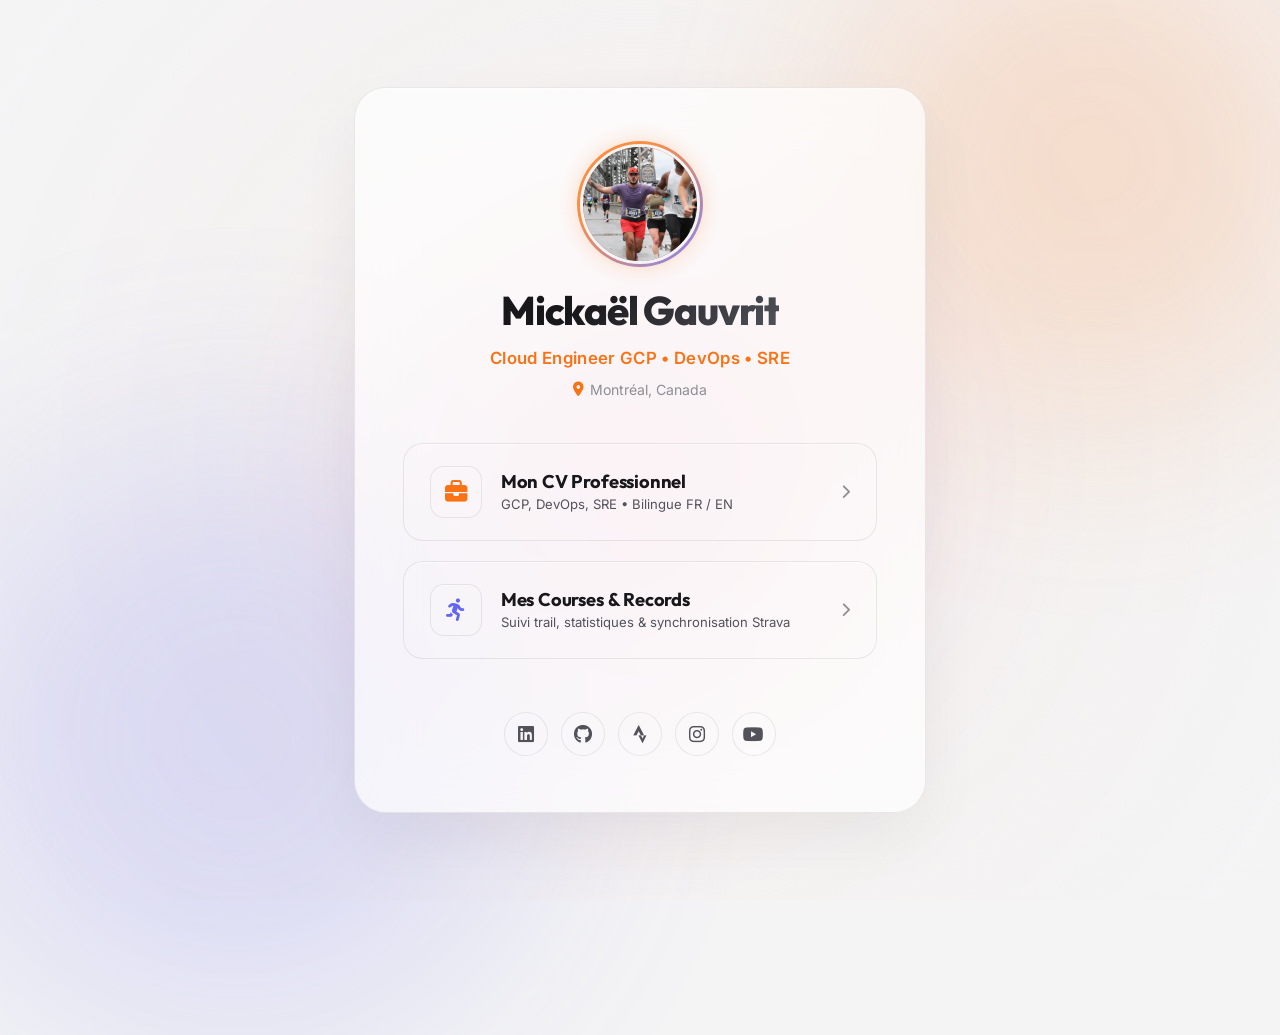
<file: index.html>
<!DOCTYPE html>
<html lang="fr">
<head>
    <meta charset="UTF-8">
    <meta name="viewport" content="width=device-width, initial-scale=1.0">
    <title>Mickaël Gauvrit - Espace Personnel</title>
    
    <!-- Support pour thèmes clair/sombre -->
    <meta name="color-scheme" content="light dark">
    <meta name="description" content="Portail personnel de Mickaël Gauvrit - Cloud Engineer GCP & Coureur de sentiers">
    
    <!-- Google Fonts & FontAwesome -->
    <link rel="preconnect" href="https://fonts.googleapis.com">
    <link rel="preconnect" href="https://fonts.gstatic.com" crossorigin>
    <link href="https://fonts.googleapis.com/css2?family=Outfit:wght@300;400;500;600;700;800&family=Inter:wght@300;400;500;600&display=swap" rel="stylesheet">
    <link rel="stylesheet" href="https://cdnjs.cloudflare.com/ajax/libs/font-awesome/6.4.0/css/all.min.css">
    
    <!-- CSS Portal -->
    <link rel="stylesheet" href="style.css">
</head>
<body>
    <!-- Animated background blobs -->
    <div class="blob blob-1"></div>
    <div class="blob blob-2"></div>
    <div class="blob blob-3"></div>

    <div class="portal-container">
        <!-- Main glass card -->
        <main class="portal-card glass-panel">
            
            <header class="profile-header">
                <div class="avatar-container">
                    <img src="images/profile.jpg" alt="Mickaël Gauvrit" class="portal-avatar">
                </div>
                <h1 class="portal-title">Mickaël Gauvrit</h1>
                <p class="portal-tagline">Cloud Engineer GCP &bull; DevOps &bull; SRE</p>
                <p class="portal-location"><i class="fa-solid fa-location-dot"></i> Montréal, Canada</p>
            </header>
            
            <!-- Elegant dashboard buttons -->
            <section class="portal-links">
                <a href="cv/" class="portal-btn cv-btn">
                    <div class="btn-icon-wrapper">
                        <i class="fa-solid fa-briefcase"></i>
                    </div>
                    <div class="btn-text-wrapper">
                        <span class="btn-title">Mon CV Professionnel</span>
                        <span class="btn-desc">GCP, DevOps, SRE &bull; Bilingue FR / EN</span>
                    </div>
                    <i class="fa-solid fa-chevron-right arrow-icon"></i>
                </a>

                <a href="runs/" class="portal-btn runs-btn">
                    <div class="btn-icon-wrapper">
                        <i class="fa-solid fa-person-running"></i>
                    </div>
                    <div class="btn-text-wrapper">
                        <span class="btn-title">Mes Courses & Records</span>
                        <span class="btn-desc">Suivi trail, statistiques & synchronisation Strava</span>
                    </div>
                    <i class="fa-solid fa-chevron-right arrow-icon"></i>
                </a>
            </section>
            
            <!-- Social networks section -->
            <footer class="portal-footer">
                <div class="social-links">
                    <a href="https://linkedin.com/in/micka%C3%ABl-gauvrit" target="_blank" rel="noopener noreferrer" class="social-btn linkedin" title="LinkedIn">
                        <i class="fa-brands fa-linkedin"></i>
                    </a>
                    <a href="https://github.com/shadowxsio" target="_blank" rel="noopener noreferrer" class="social-btn github" title="GitHub">
                        <i class="fa-brands fa-github"></i>
                    </a>
                    <a href="https://www.strava.com/athletes/mickael_gauvrit" target="_blank" rel="noopener noreferrer" class="social-btn strava" title="Strava">
                        <i class="fa-brands fa-strava"></i>
                    </a>
                    <a href="https://www.instagram.com/shadow.xsio/" target="_blank" rel="noopener noreferrer" class="social-btn instagram" title="Instagram">
                        <i class="fa-brands fa-instagram"></i>
                    </a>
                    <a href="https://youtube.com/@shadowxsio?si=rd7ky_QG4FFqR8vO" target="_blank" rel="noopener noreferrer" class="social-btn youtube" title="YouTube">
                        <i class="fa-brands fa-youtube"></i>
                    </a>
                </div>
            </footer>
            
        </main>
    </div>
</body>
</html>
</file>
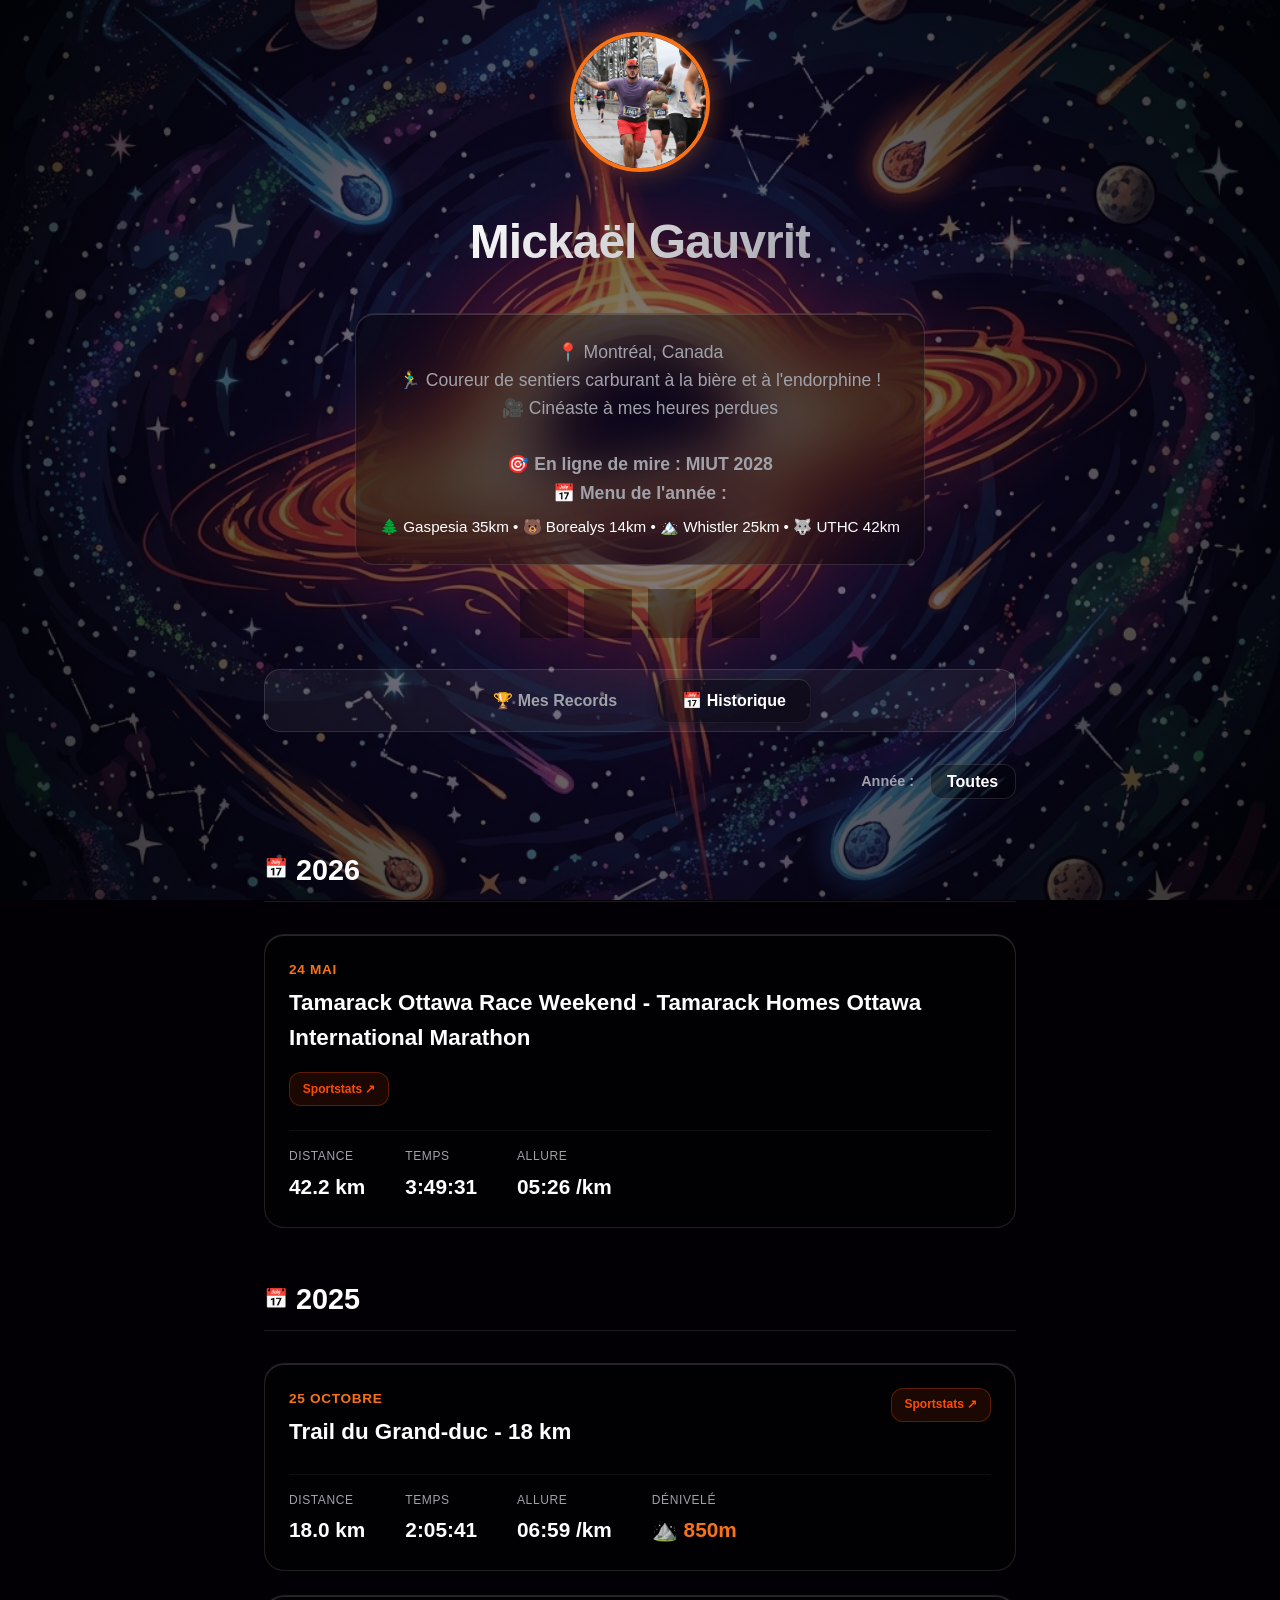
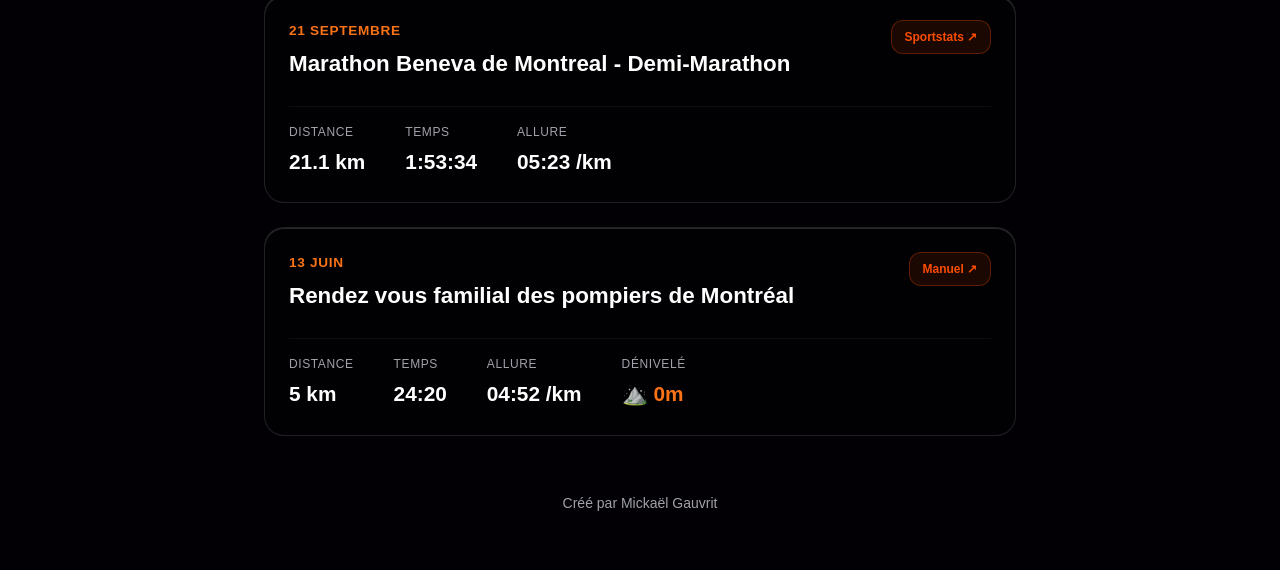
<file: runs/index.html>
<!DOCTYPE html>
<html lang="fr-CA">
<head>
    <meta charset="UTF-8">
    <meta name="viewport" content="width=device-width, initial-scale=1.0">
    <title>Mes courses - Mickaël Gauvrit</title>
    <!-- MANDATORY: Declare support for both light and dark themes -->
    <meta name="color-scheme" content="light dark">
    <meta name="description" content="Courses et records personnels de Mickaël Gauvrit">
    
    <!-- Google Fonts & Icons -->
    <link rel="preconnect" href="https://fonts.googleapis.com">
    <link rel="preconnect" href="https://fonts.gstatic.com" crossorigin>
    <link href="https://fonts.googleapis.com/css2?family=Outfit:wght@300;400;600;800&display=swap" rel="stylesheet">
    <link rel="stylesheet" href="https://cdnjs.cloudflare.com/ajax/libs/font-awesome/6.4.0/css/all.min.css">
    
    <!-- CSS -->
    <link rel="stylesheet" href="style.css">
</head>
<body>
    <!-- Animated background blobs -->
    <div class="blob blob-1"></div>
    <div class="blob blob-2"></div>
    <div class="blob blob-3"></div>

    <div class="container">
        <header class="main-header">
            <div class="profile-info">
        <img src="../images/profile.jpg" alt="Mickaël Gauvrit" class="profile-avatar">
        <h1 class="hero-title">Mickaël Gauvrit</h1>
        <p class="hero-subtitle bio-text glass-panel">
          📍 Montréal, Canada<br>
          🏃‍♂️ Coureur de sentiers carburant à la bière et à l'endorphine !<br>
          🎥 Cinéaste à mes heures perdues<br><br>
          🎯 <strong>En ligne de mire : MIUT 2028</strong><br>
          📅 <strong>Menu de l'année :</strong><br>
          <span class="race-menu">🌲 Gaspesia 35km &bull; 🐻 Borealys 14km &bull; 🏔️ Whistler 25km &bull; 🐺 UTHC 42km</span>
        </p>
        
        <div class="social-links">
          <a href="../" class="social-btn home" title="Accueil">
            <i class="fa-solid fa-house"></i>
          </a>
          <a href="https://www.strava.com/athletes/mickael_gauvrit" target="_blank" rel="noopener noreferrer" class="social-btn strava" title="Strava">
            <i class="fa-brands fa-strava"></i>
          </a>
          <a href="https://www.instagram.com/shadow.xsio/" target="_blank" rel="noopener noreferrer" class="social-btn instagram" title="Instagram">
            <i class="fa-brands fa-instagram"></i>
          </a>
          <a href="https://youtube.com/@shadowxsio?si=rd7ky_QG4FFqR8vO" target="_blank" rel="noopener noreferrer" class="social-btn youtube" title="YouTube">
            <i class="fa-brands fa-youtube"></i>
          </a>
        </div>
      </div>
            
            <nav class="tabs-nav">
                <button class="tab-btn" data-target="prs-section">🏆 Mes Records</button>
                <button class="tab-btn active" data-target="history-section">📅 Historique</button>
            </nav>
        </header>

        <main class="content-area">
            <!-- Section PRs -->
            <section id="prs-section" class="tab-content">
                <div class="pr-grid" id="pr-container">
                    <!-- PR cards will be injected here -->
                    <div class="loading">Calcul des records...</div>
                </div>
            </section>

            <!-- Section Historique -->
            <section id="history-section" class="tab-content active">
                <div class="filter-container">
                    <label for="year-filter">Année :</label>
                    <select id="year-filter">
                        <option value="all">Toutes</option>
                        <!-- Options generated by JS -->
                    </select>
                </div>
                <div id="runs-container" class="runs-list">
                    <!-- Runs will be injected here -->
                    <div class="loading">Chargement de l'historique...</div>
                </div>
            </section>
        </main>
        
        <footer class="footer">
    <p>Créé par Mickaël Gauvrit</p>
  </footer>
    </div>
    
    <script src="app.js"></script>
</body>
</html>
</file>
<file: style.css>
/* ==========================================================================
   PORTAL STYLESHEET - MICKAËL GAUVRIT
   ========================================================================== */

:root {
  --color-bg-base: #020005;
  --color-bg-gradient: radial-gradient(circle at 50% 50%, rgba(30, 10, 60, 0.5) 0%, rgba(0, 0, 0, 0.9) 100%);
  --color-text-primary: #ffffff;
  --color-text-secondary: #a1a1aa;
  --color-text-muted: #71717a;
  
  --color-accent: #f97316; /* Warm professional orange */
  --color-accent-rgb: 249, 115, 22;
  
  /* Liquid Glass tokens */
  --glass-bg: rgba(255, 255, 255, 0.03);
  --glass-border: rgba(255, 255, 255, 0.08);
  --glass-highlight: rgba(255, 255, 255, 0.06);
  --glass-shadow: rgba(0, 0, 0, 0.6);
  
  --font-title: 'Outfit', 'Inter', -apple-system, BlinkMacSystemFont, "Segoe UI", sans-serif;
  --font-body: 'Inter', -apple-system, BlinkMacSystemFont, "Segoe UI", sans-serif;
}

@media (prefers-color-scheme: light) {
  :root {
    --color-bg-base: #f4f4f5;
    --color-bg-gradient: radial-gradient(circle at 50% 50%, rgba(249, 115, 22, 0.04) 0%, rgba(244, 244, 245, 1) 100%);
    --color-text-primary: #18181b;
    --color-text-secondary: #52525b;
    --color-text-muted: #8e8e93;
    
    --glass-bg: rgba(255, 255, 255, 0.7);
    --glass-border: rgba(0, 0, 0, 0.08);
    --glass-highlight: rgba(255, 255, 255, 0.4);
    --glass-shadow: rgba(0, 0, 0, 0.05);
  }
}

/* ==========================================================================
   RESET & BASE
   ========================================================================== */
* {
  box-sizing: border-box;
  margin: 0;
  padding: 0;
}

body {
  font-family: var(--font-body);
  color: var(--color-text-primary);
  background-color: var(--color-bg-base);
  min-height: 100vh;
  display: flex;
  align-items: center;
  justify-content: center;
  overflow-x: hidden;
  position: relative;
}

body::before {
  content: "";
  position: fixed;
  top: 0;
  left: 0;
  width: 100vw;
  height: 100vh;
  z-index: -2;
  background: var(--color-bg-gradient);
}

/* ==========================================================================
   ANIMATED BACKGROUND BLOBS
   ========================================================================== */
.blob {
  position: absolute;
  border-radius: 50%;
  filter: blur(120px);
  opacity: 0.18;
  z-index: -1;
  pointer-events: none;
  animation: blob-float 22s infinite alternate ease-in-out;
}

.blob-1 {
  width: 500px;
  height: 500px;
  background-color: var(--color-accent);
  top: -10%;
  right: -5%;
}

.blob-2 {
  width: 600px;
  height: 600px;
  background-color: #6366f1;
  bottom: -15%;
  left: -5%;
  animation-delay: -6s;
}

.blob-3 {
  width: 400px;
  height: 400px;
  background-color: #ec4899;
  top: 30%;
  left: 35%;
  animation-delay: -12s;
}

@keyframes blob-float {
  0% { transform: translate(0, 0) scale(1); }
  50% { transform: translate(40px, -40px) scale(1.1); }
  100% { transform: translate(-20px, 20px) scale(0.9); }
}

/* ==========================================================================
   PORTAL CARD CONTAINER
   ========================================================================== */
.portal-container {
  width: 100%;
  max-width: 620px;
  padding: 1.5rem;
}

.portal-card {
  background: var(--glass-bg);
  border: 1px solid var(--glass-border);
  box-shadow: 0 25px 60px var(--glass-shadow), inset 0 1px 0 var(--glass-highlight);
  backdrop-filter: blur(28px);
  -webkit-backdrop-filter: blur(28px);
  border-radius: 32px;
  padding: 3.5rem 3rem;
  display: flex;
  flex-direction: column;
  align-items: center;
  gap: 2.8rem;
  text-align: center;
}

/* ==========================================================================
   PROFILE HEADER
   ========================================================================== */
.profile-header {
  display: flex;
  flex-direction: column;
  align-items: center;
  gap: 1rem;
}

.avatar-container {
  position: relative;
  width: 120px;
  height: 120px;
  margin-bottom: 0.5rem;
}

.avatar-container::before {
  content: "";
  position: absolute;
  inset: -3px;
  border-radius: 50%;
  background: linear-gradient(135deg, var(--color-accent) 30%, #6366f1 100%);
  z-index: -1;
  opacity: 0.8;
  box-shadow: 0 0 20px rgba(var(--color-accent-rgb), 0.3);
  animation: rotateGlow 8s infinite linear;
}

@keyframes rotateGlow {
  0% { transform: rotate(0deg); }
  100% { transform: rotate(360deg); }
}

.portal-avatar {
  width: 100%;
  height: 100%;
  border-radius: 50%;
  object-fit: cover;
  object-position: center 20%;
  border: 3px solid var(--color-bg-base);
  box-shadow: inset 0 0 10px rgba(0, 0, 0, 0.4);
}

.portal-title {
  font-family: var(--font-title);
  font-size: 2.5rem;
  font-weight: 800;
  letter-spacing: -0.03em;
  line-height: 1.1;
  background: linear-gradient(135deg, var(--color-text-primary) 30%, var(--color-text-secondary) 100%);
  -webkit-background-clip: text;
  -webkit-text-fill-color: transparent;
}

.portal-tagline {
  font-size: 1.05rem;
  font-weight: 600;
  color: var(--color-accent);
  letter-spacing: 0.02em;
}

.portal-location {
  font-size: 0.88rem;
  color: var(--color-text-muted);
  display: flex;
  align-items: center;
  gap: 0.4rem;
  margin-top: -0.2rem;
}

.portal-location i {
  color: var(--color-accent);
}

/* ==========================================================================
   PORTAL DASHBOARD LINKS
   ========================================================================== */
.portal-links {
  width: 100%;
  display: flex;
  flex-direction: column;
  gap: 1.2rem;
}

.portal-btn {
  width: 100%;
  display: flex;
  align-items: center;
  gap: 1.2rem;
  padding: 1.4rem 1.6rem;
  background: rgba(255, 255, 255, 0.02);
  border: 1px solid var(--glass-border);
  box-shadow: inset 0 1px 0 var(--glass-highlight);
  border-radius: 20px;
  text-decoration: none;
  color: var(--color-text-primary);
  text-align: left;
  transition: all 0.3s cubic-bezier(0.16, 1, 0.3, 1);
  position: relative;
  overflow: hidden;
}

.portal-btn::before {
  content: "";
  position: absolute;
  inset: 0;
  background: linear-gradient(90deg, rgba(255, 255, 255, 0.04) 0%, rgba(255, 255, 255, 0) 100%);
  opacity: 0;
  transition: opacity 0.3s ease;
}

/* Icon style */
.btn-icon-wrapper {
  display: flex;
  align-items: center;
  justify-content: center;
  width: 52px;
  height: 52px;
  border-radius: 14px;
  font-size: 1.4rem;
  transition: all 0.3s ease;
  background: rgba(255, 255, 255, 0.04);
  border: 1px solid var(--glass-border);
  box-shadow: inset 0 1px 0 var(--glass-highlight);
}

.cv-btn .btn-icon-wrapper {
  color: var(--color-accent);
}

.runs-btn .btn-icon-wrapper {
  color: #6366f1;
}

/* Text style */
.btn-text-wrapper {
  flex: 1;
  display: flex;
  flex-direction: column;
  gap: 0.2rem;
}

.btn-title {
  font-family: var(--font-title);
  font-size: 1.15rem;
  font-weight: 700;
  letter-spacing: -0.01em;
}

.btn-desc {
  font-size: 0.82rem;
  color: var(--color-text-secondary);
  line-height: 1.3;
}

/* Arrow */
.arrow-icon {
  font-size: 0.9rem;
  color: var(--color-text-muted);
  transition: transform 0.3s cubic-bezier(0.16, 1, 0.3, 1), color 0.3s ease;
}

/* Hover effects */
.portal-btn:hover {
  transform: translateY(-2px);
  border-color: rgba(var(--color-accent-rgb), 0.3);
  box-shadow: 0 12px 30px rgba(0, 0, 0, 0.2), inset 0 1px 0 var(--glass-highlight);
  background: rgba(255, 255, 255, 0.05);
}

.portal-btn:hover::before {
  opacity: 1;
}

.cv-btn:hover {
  border-color: rgba(var(--color-accent-rgb), 0.4);
  box-shadow: 0 12px 30px rgba(var(--color-accent-rgb), 0.1), inset 0 1px 0 var(--glass-highlight);
}

.runs-btn:hover {
  border-color: rgba(99, 102, 241, 0.4);
  box-shadow: 0 12px 30px rgba(99, 102, 241, 0.1), inset 0 1px 0 var(--glass-highlight);
}

.portal-btn:hover .btn-icon-wrapper {
  transform: scale(1.08);
}

.cv-btn:hover .btn-icon-wrapper {
  background: rgba(var(--color-accent-rgb), 0.1);
  border-color: rgba(var(--color-accent-rgb), 0.3);
}

.runs-btn:hover .btn-icon-wrapper {
  background: rgba(99, 102, 241, 0.1);
  border-color: rgba(99, 102, 241, 0.3);
}

.portal-btn:hover .arrow-icon {
  transform: translateX(4px);
  color: var(--color-text-primary);
}

/* ==========================================================================
   PORTAL FOOTER / SOCIALS
   ========================================================================== */
.portal-footer {
  width: 100%;
  margin-top: 0.5rem;
}

.social-links {
  display: flex;
  justify-content: center;
  gap: 0.8rem;
}

.social-btn {
  display: inline-flex;
  align-items: center;
  justify-content: center;
  width: 44px;
  height: 44px;
  border-radius: 50%;
  text-decoration: none;
  background: rgba(255, 255, 255, 0.02);
  border: 1px solid var(--glass-border);
  box-shadow: inset 0 1px 0 var(--glass-highlight);
  color: var(--color-text-secondary);
  font-size: 1.15rem;
  transition: all 0.3s cubic-bezier(0.16, 1, 0.3, 1);
}

.social-btn:hover {
  transform: translateY(-3px) scale(1.05);
  color: var(--color-text-primary);
  background: rgba(255, 255, 255, 0.06);
}

.social-btn.linkedin:hover {
  color: #0077b5;
  border-color: rgba(0, 119, 181, 0.3);
  box-shadow: 0 6px 15px rgba(0, 119, 181, 0.15);
}

.social-btn.github:hover {
  color: #fff;
  border-color: rgba(255, 255, 255, 0.3);
  box-shadow: 0 6px 15px rgba(255, 255, 255, 0.15);
}

.social-btn.strava:hover {
  color: #fc4c02;
  border-color: rgba(252, 76, 2, 0.3);
  box-shadow: 0 6px 15px rgba(252, 76, 2, 0.15);
}

.social-btn.instagram:hover {
  color: #e1306c;
  border-color: rgba(225, 48, 108, 0.3);
  box-shadow: 0 6px 15px rgba(225, 48, 108, 0.15);
}

.social-btn.youtube:hover {
  color: #ff0000;
  border-color: rgba(255, 0, 0, 0.3);
  box-shadow: 0 6px 15px rgba(255, 0, 0, 0.15);
}

/* ==========================================================================
   RESPONSIVE
   ========================================================================== */
@media (max-width: 600px) {
  .portal-card {
    padding: 2.5rem 1.8rem;
    border-radius: 24px;
    gap: 2.2rem;
  }
  
  .portal-title {
    font-size: 2.1rem;
  }
  
  .portal-btn {
    padding: 1.1rem 1.2rem;
    gap: 1rem;
  }
  
  .btn-icon-wrapper {
    width: 44px;
    height: 44px;
    border-radius: 10px;
    font-size: 1.15rem;
  }
  
  .btn-title {
    font-size: 1.05rem;
  }
  
  .btn-desc {
    font-size: 0.78rem;
  }
}
</file>
<file: runs/style.css>
:root {
  /* Dark Void / Reflect Theme */
  --color-bg: #050505;
  --color-text: #ffffff;
  --color-text-muted: #a1a1aa;
  
  /* Liquid Glass variables - Perfect balance of blur and tint */
  --glass-bg: rgba(0, 0, 0, 0.35);
  --glass-border: rgba(255, 255, 255, 0.12);
  --glass-highlight: rgba(255, 255, 255, 0.15);
  --glass-shadow: rgba(0, 0, 0, 0.4);
  
  --color-accent: #f97316; /* Fiery Orange */
  --color-strava: #fc4c02;
  --color-instagram: #e1306c;
  --color-youtube: #ff0000;
}

* {
  box-sizing: border-box;
  margin: 0;
  padding: 0;
}

body {
  font-family: 'Inter', -apple-system, BlinkMacSystemFont, "Segoe UI", Roboto, sans-serif;
  color: var(--color-text);
  line-height: 1.6;
  min-height: 100vh;
  background-color: #020005;
}

/* Fix for mobile Safari/Chrome background pixelation/zoom issue */
body::before {
  content: "";
  position: fixed;
  top: 0;
  left: 0;
  width: 100vw;
  height: 100vh;
  z-index: -1;
  background-image: 
    radial-gradient(circle at 50% 50%, rgba(30, 10, 60, 0.5) 0%, rgba(0, 0, 0, 0.8) 100%),
    url('../images/background.png');
  background-size: cover;
  background-position: center;
}

.container {
  max-width: 800px;
  margin: 0 auto;
  padding: 2rem 1.5rem;
  display: flex;
  flex-direction: column;
  gap: 2rem;
}



/* Liquid Glass Panel */
.liquid-panel {
  background: var(--glass-bg);
  backdrop-filter: blur(24px) saturate(120%);
  -webkit-backdrop-filter: blur(24px) saturate(120%);
  border: 1px solid var(--glass-border);
  border-radius: 24px;
  padding: 2rem;
  /* Outer shadow for depth, inner shadow for the glossy edge reflection */
  box-shadow: 0 16px 40px var(--glass-shadow), inset 0 1px 0 var(--glass-highlight);
}

.main-header {
  display: flex;
  flex-direction: column;
  gap: 2rem;
}

.header-content {
  text-align: center;
}

h1 {
  font-size: 3rem;
  font-weight: 800;
  margin-bottom: 0.5rem;
  letter-spacing: -0.02em;
  background: linear-gradient(135deg, #ffffff 0%, #a1a1aa 100%);
  -webkit-background-clip: text;
  -webkit-text-fill-color: transparent;
}

.subtitle {
  color: var(--color-text-muted);
  font-size: 1.1rem;
  margin-bottom: 1.5rem;
}

/* Social Buttons */
.social-links {
  display: flex;
  justify-content: center;
  gap: 1rem;
}

.social-btn {
  display: inline-flex;
  align-items: center;
  justify-content: center;
  width: 48px;
  height: 48px;
  border-radius: 50%;
  text-decoration: none;
  background: var(--glass-bg);
  border: 1px solid var(--glass-border);
  backdrop-filter: blur(12px);
  transition: all 0.3s cubic-bezier(0.4, 0, 0.2, 1);
  color: var(--color-text);
  box-shadow: inset 0 1px 0 var(--glass-highlight);
  font-size: 1.5rem; /* For FontAwesome icons */
}

.social-btn:hover {
  transform: translateY(-3px) scale(1.05);
  background: rgba(255, 255, 255, 0.08);
}

.social-btn.strava:hover {
  color: var(--color-strava);
  border-color: rgba(252, 76, 2, 0.3);
  box-shadow: 0 8px 20px rgba(252, 76, 2, 0.2), inset 0 1px 0 var(--glass-highlight);
}

.social-btn.instagram:hover {
  background: var(--color-instagram);
  border-color: var(--color-instagram);
  color: white;
  box-shadow: 0 0 20px rgba(225, 48, 108, 0.4);
}

.social-btn.youtube:hover {
  background: var(--color-youtube);
  border-color: var(--color-youtube);
  color: white;
  box-shadow: 0 0 20px rgba(255, 0, 0, 0.4);
}

/* Universal Glass Panel Class for perfect consistency */
.glass-panel {
  background: var(--glass-bg);
  backdrop-filter: blur(28px);
  -webkit-backdrop-filter: blur(28px);
  border: 1px solid var(--glass-border);
  border-radius: 20px;
  box-shadow: inset 0 1px 0 var(--glass-highlight);
}

/* Tabs Navigation */
.tabs-nav {
  display: flex;
  gap: 1rem;
  justify-content: center;
  background: rgba(255, 255, 255, 0.05);
  padding: 0.5rem;
  border-radius: 16px;
  border: 1px solid var(--glass-border);
}

.tab-btn {
  background: transparent;
  border: none;
  color: var(--color-text-muted);
  padding: 0.75rem 1.5rem;
  border-radius: 12px;
  font-family: inherit;
  font-size: 1rem;
  font-weight: 600;
  cursor: pointer;
  transition: all 0.3s ease;
}

.tab-btn:hover {
  color: var(--color-text);
}

.tab-btn.active {
  background: var(--glass-bg);
  color: var(--color-text);
  box-shadow: 0 4px 12px rgba(0,0,0,0.2), inset 0 1px 0 var(--glass-highlight);
  border: 1px solid rgba(255, 255, 255, 0.05);
}

/* Tab Content */
.tab-content {
  display: none;
  animation: fadeIn 0.4s ease forwards;
}

.tab-content.active {
  display: block;
}

@keyframes fadeIn {
  from { opacity: 0; transform: translateY(10px); }
  to { opacity: 1; transform: translateY(0); }
}

/* Year Filter */
.filter-container {
  display: flex;
  align-items: center;
  justify-content: flex-end;
  gap: 1rem;
  margin-bottom: 1.5rem;
}

.filter-container label {
  font-size: 0.9rem;
  font-weight: 600;
  color: var(--color-text-muted);
}

#year-filter {
  background: var(--glass-bg);
  color: var(--color-text);
  border: 1px solid var(--glass-border);
  padding: 0.5rem 1rem;
  border-radius: 12px;
  font-family: inherit;
  font-size: 1rem;
  font-weight: 600;
  outline: none;
  cursor: pointer;
  backdrop-filter: blur(12px);
  -webkit-appearance: none;
  -moz-appearance: none;
  appearance: none;
}

#year-filter:focus {
  border-color: var(--color-accent);
}

#year-filter option {
  background-color: #1e1030;
  color: #fff;
}

/* PRs Section */
.pr-grid {
  display: grid;
  grid-template-columns: repeat(auto-fit, minmax(150px, 1fr));
  gap: 1.5rem;
}

.pr-card {
  padding: 1.5rem;
  text-align: center;
  transition: all 0.3s cubic-bezier(0.4, 0, 0.2, 1);
}

.pr-card:hover {
  transform: scale(1.01);
  background: rgba(255, 255, 255, 0.1);
  border-color: rgba(255, 255, 255, 0.25);
}

.pr-distance {
  font-size: 1rem;
  font-weight: 700;
  color: var(--color-accent);
  text-transform: uppercase;
  letter-spacing: 0.1em;
  margin-bottom: 0.5rem;
}

.pr-time {
  font-size: 1.8rem;
  font-weight: 800;
  letter-spacing: -0.02em;
}

.hero-subtitle {
  font-size: 1.1rem;
  color: var(--color-text-muted);
  max-width: 600px;
  line-height: 1.6;
}

.profile-info {
  display: flex;
  flex-direction: column;
  align-items: center;
  text-align: center;
  gap: 1.5rem;
  position: relative;
  z-index: 10;
}

.profile-avatar {
  width: 140px;
  height: 140px;
  border-radius: 50%;
  object-fit: cover;
  object-position: center 20%; /* Centers on the face/upper body */
  border: 4px solid var(--color-accent);
  box-shadow: 0 0 25px rgba(249, 115, 22, 0.4), inset 0 0 10px rgba(0, 0, 0, 0.5);
  transition: transform 0.3s cubic-bezier(0.4, 0, 0.2, 1);
  margin-bottom: 0.5rem;
}

.profile-avatar:hover {
  transform: scale(1.05) rotate(2deg);
}

.bio-text {
  text-align: center;
  display: inline-block;
  padding: 1.5rem;
}

.race-menu {
  display: inline-block;
  margin-top: 0.5rem;
  font-size: 0.95rem;
  color: #fff;
  font-weight: 500;
}

.pr-pace {
  font-size: 0.85rem;
  color: var(--color-text-muted);
  margin-top: 0.5rem;
}

/* Runs List */
.runs-list {
  display: flex;
  flex-direction: column;
  gap: 1.5rem;
}

.run-card {
  padding: 1.5rem;
  display: flex;
  flex-direction: column;
  gap: 1.5rem;
  transition: all 0.3s cubic-bezier(0.4, 0, 0.2, 1);
}

.run-card:hover {
  transform: scale(1.01);
  background: rgba(255, 255, 255, 0.1);
  border-color: rgba(255, 255, 255, 0.25);
}

/* Year Divider */
.year-divider {
  font-size: 1.8rem;
  font-weight: 800;
  color: #fff;
  margin: 1.5rem 0 0.5rem 0;
  padding-bottom: 0.5rem;
  border-bottom: 1px solid rgba(255, 255, 255, 0.1);
  display: flex;
  align-items: center;
  gap: 0.5rem;
}
.year-divider::before {
  content: '📅';
  font-size: 1.2rem;
}

.run-header {
  display: flex;
  justify-content: space-between;
  align-items: flex-start;
  flex-wrap: wrap;
  gap: 1rem;
}

.run-date {
  font-size: 0.85rem;
  color: var(--color-accent);
  font-weight: 600;
  text-transform: uppercase;
  letter-spacing: 0.05em;
}

.run-title {
  font-size: 1.4rem;
  font-weight: 700;
  margin-top: 0.25rem;
  color: #fff;
}

.run-source a {
  display: inline-flex;
  align-items: center;
  gap: 0.4rem;
  font-size: 0.75rem;
  padding: 0.4rem 0.8rem;
  border-radius: 12px;
  background: rgba(252, 76, 2, 0.1);
  border: 1px solid rgba(252, 76, 2, 0.3);
  color: var(--color-strava);
  text-decoration: none;
  font-weight: 600;
  transition: all 0.2s;
}

.run-source a:hover {
  background: rgba(252, 76, 2, 0.2);
}

.run-source.manual {
  font-size: 0.75rem;
  padding: 0.4rem 0.8rem;
  border-radius: 12px;
  background: rgba(255, 255, 255, 0.05);
  border: 1px solid var(--glass-border);
  color: var(--color-text-muted);
}

.run-stats {
  display: flex;
  gap: 2.5rem;
  flex-wrap: wrap;
  padding-top: 1rem;
  border-top: 1px solid rgba(255,255,255,0.05);
}

.stat {
  display: flex;
  flex-direction: column;
}

.stat-label {
  font-size: 0.75rem;
  color: var(--color-text-muted);
  text-transform: uppercase;
  letter-spacing: 0.05em;
  margin-bottom: 0.2rem;
}

.stat-value {
  font-size: 1.3rem;
  font-weight: 600;
}

.stat-elevation {
  color: var(--color-accent);
}

footer {
  text-align: center;
  font-size: 0.875rem;
  color: var(--color-text-muted);
  padding: 1.5rem;
}

.loading {
  text-align: center;
  padding: 2rem;
  color: var(--color-text-muted);
  font-style: italic;
}

/* Media Queries */
@media (max-width: 600px) {
  .run-stats {
    gap: 1.5rem;
    justify-content: space-between;
  }
  h1 {
    font-size: 2.2rem;
  }
  .tabs-nav {
    flex-direction: column;
  }
  .tab-btn {
    width: 100%;
  }
}
</file>
